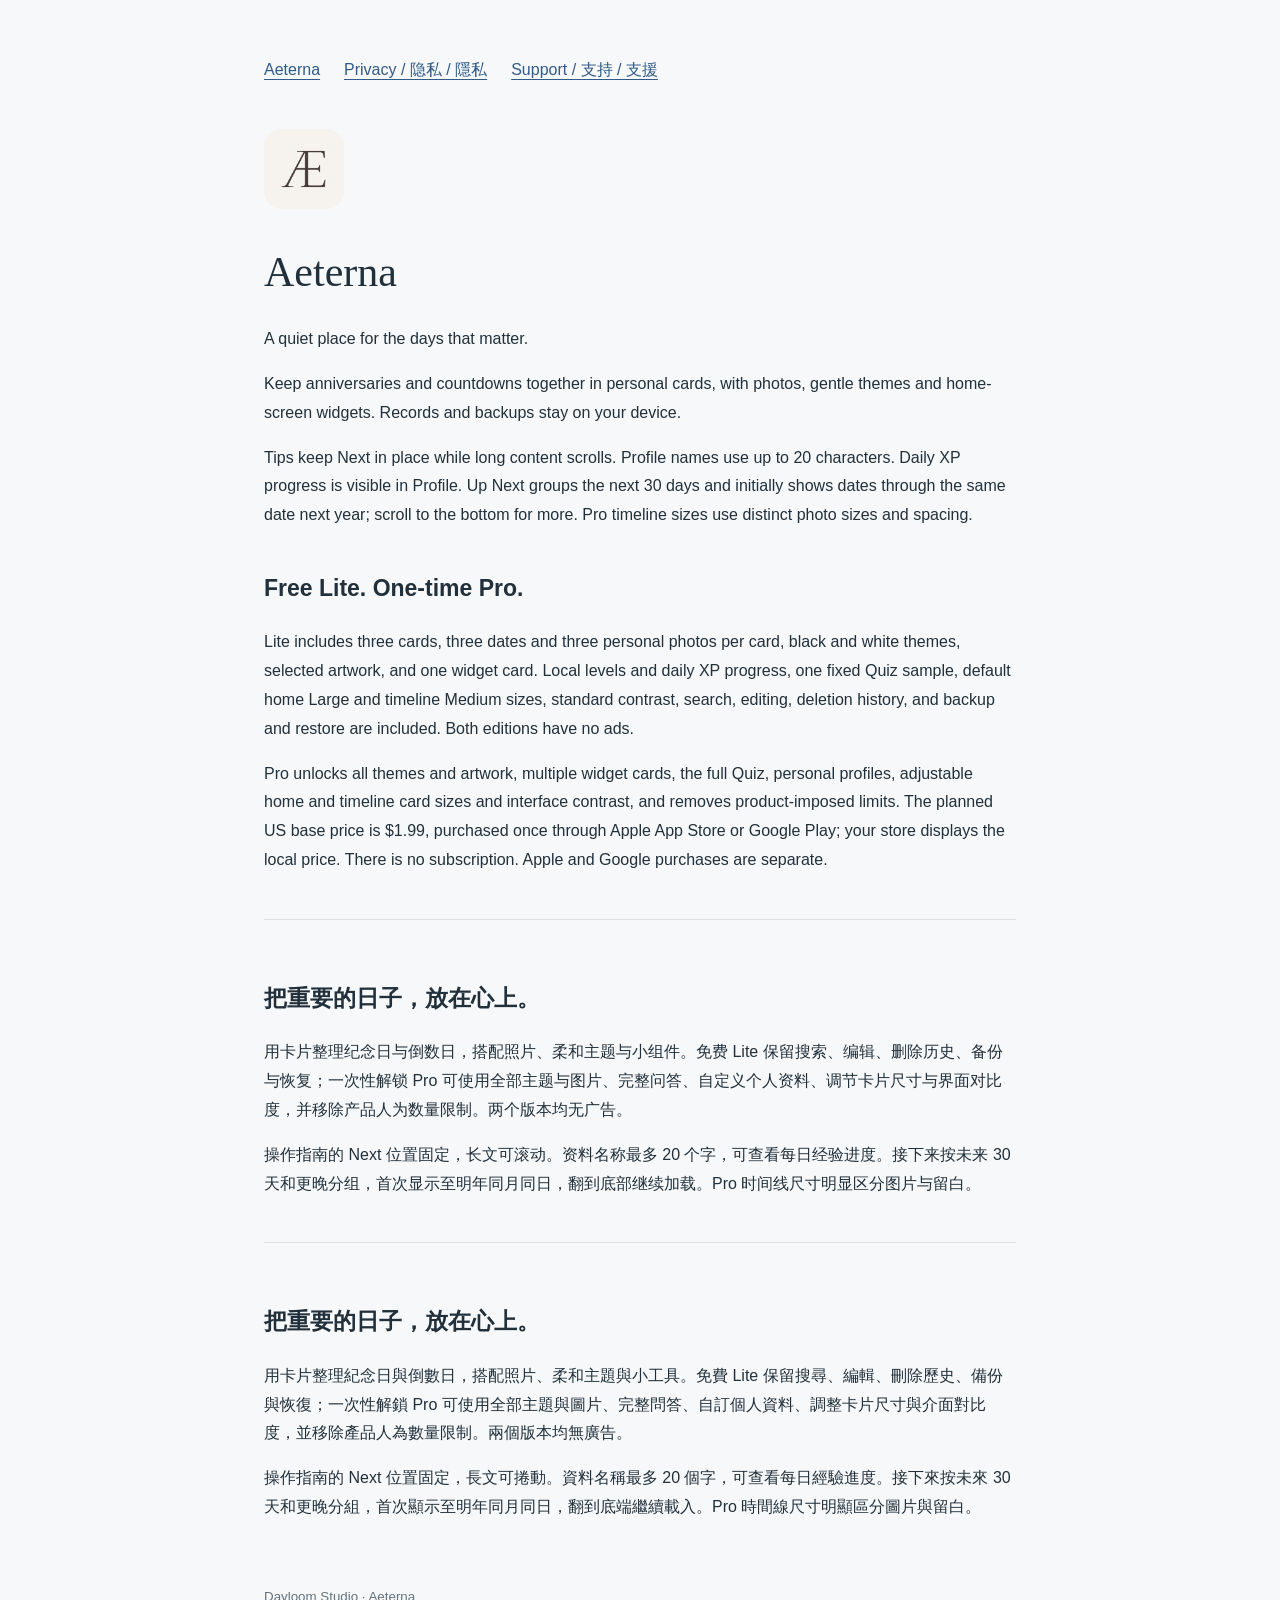
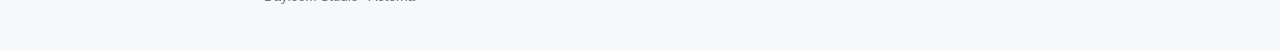
<file: index.html>
<!doctype html><html lang="en"><head><meta charset="utf-8"><meta name="viewport" content="width=device-width,initial-scale=1"><title>Aeterna · Dayloom Studio</title><meta name="description" content="A quiet place for meaningful days. Personal cards, anniversaries, countdowns and widgets."><link rel="stylesheet" href="site/site.css"></head><body><nav><a href="index.html">Aeterna</a><a href="privacy.html">Privacy / 隐私 / 隱私</a><a href="support.html">Support / 支持 / 支援</a></nav><img src="site/app-icon.png" width="80" height="80" alt="Aeterna app icon" style="border-radius:18px"><h1>Aeterna</h1><p>A quiet place for the days that matter.</p><p>Keep anniversaries and countdowns together in personal cards, with photos, gentle themes and home-screen widgets. Records and backups stay on your device.</p><p>Tips keep Next in place while long content scrolls. Profile names use up to 20 characters. Daily XP progress is visible in Profile. Up Next groups the next 30 days and initially shows dates through the same date next year; scroll to the bottom for more. Pro timeline sizes use distinct photo sizes and spacing.</p><h2>Free Lite. One-time Pro.</h2><p>Lite includes three cards, three dates and three personal photos per card, black and white themes, selected artwork, and one widget card. Local levels and daily XP progress, one fixed Quiz sample, default home Large and timeline Medium sizes, standard contrast, search, editing, deletion history, and backup and restore are included. Both editions have no ads.</p><p>Pro unlocks all themes and artwork, multiple widget cards, the full Quiz, personal profiles, adjustable home and timeline card sizes and interface contrast, and removes product-imposed limits. The planned US base price is $1.99, purchased once through Apple App Store or Google Play; your store displays the local price. There is no subscription. Apple and Google purchases are separate.</p><section lang="zh-Hans"><h2>把重要的日子，放在心上。</h2><p>用卡片整理纪念日与倒数日，搭配照片、柔和主题与小组件。免费 Lite 保留搜索、编辑、删除历史、备份与恢复；一次性解锁 Pro 可使用全部主题与图片、完整问答、自定义个人资料、调节卡片尺寸与界面对比度，并移除产品人为数量限制。两个版本均无广告。</p><p>操作指南的 Next 位置固定，长文可滚动。资料名称最多 20 个字，可查看每日经验进度。接下来按未来 30 天和更晚分组，首次显示至明年同月同日，翻到底部继续加载。Pro 时间线尺寸明显区分图片与留白。</p></section><section lang="zh-Hant"><h2>把重要的日子，放在心上。</h2><p>用卡片整理紀念日與倒數日，搭配照片、柔和主題與小工具。免費 Lite 保留搜尋、編輯、刪除歷史、備份與恢復；一次性解鎖 Pro 可使用全部主題與圖片、完整問答、自訂個人資料、調整卡片尺寸與介面對比度，並移除產品人為數量限制。兩個版本均無廣告。</p><p>操作指南的 Next 位置固定，長文可捲動。資料名稱最多 20 個字，可查看每日經驗進度。接下來按未來 30 天和更晚分組，首次顯示至明年同月同日，翻到底端繼續載入。Pro 時間線尺寸明顯區分圖片與留白。</p></section><footer><small>Dayloom Studio · Aeterna</small></footer></body></html>
</file>
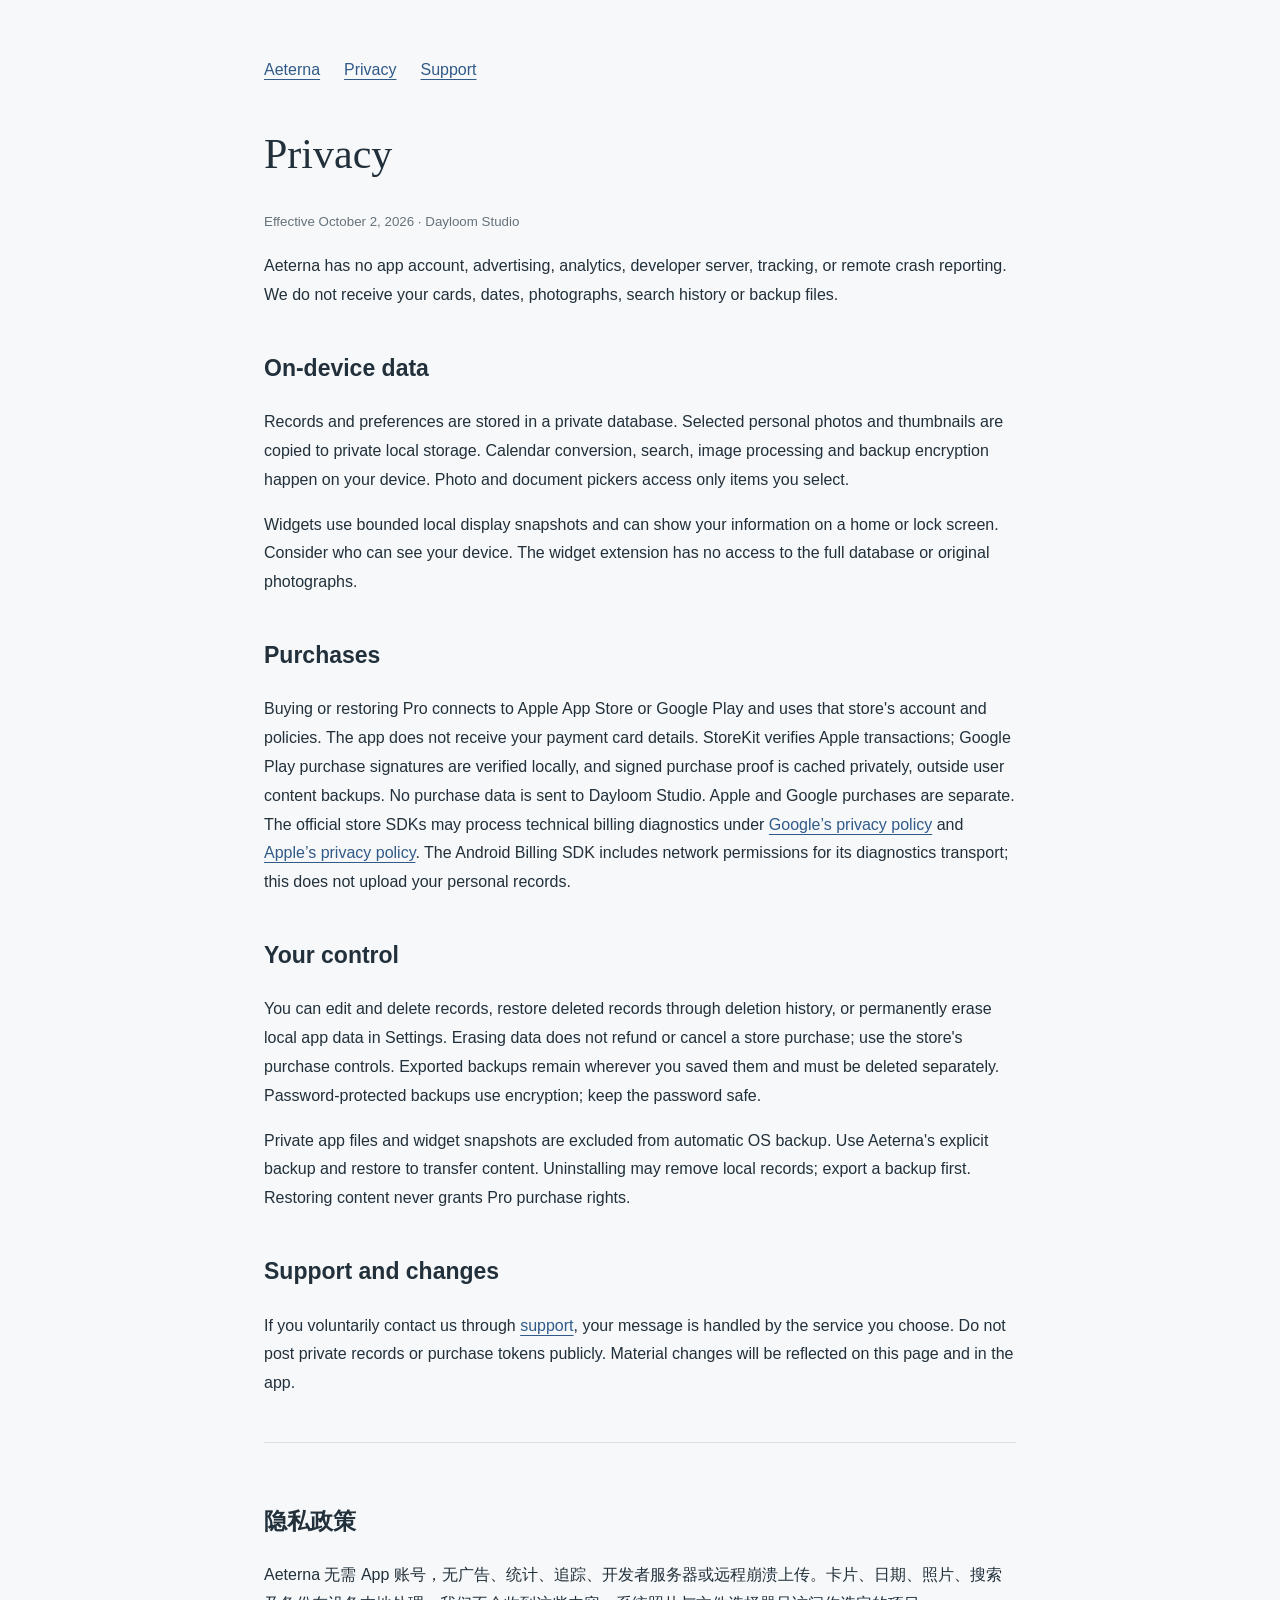
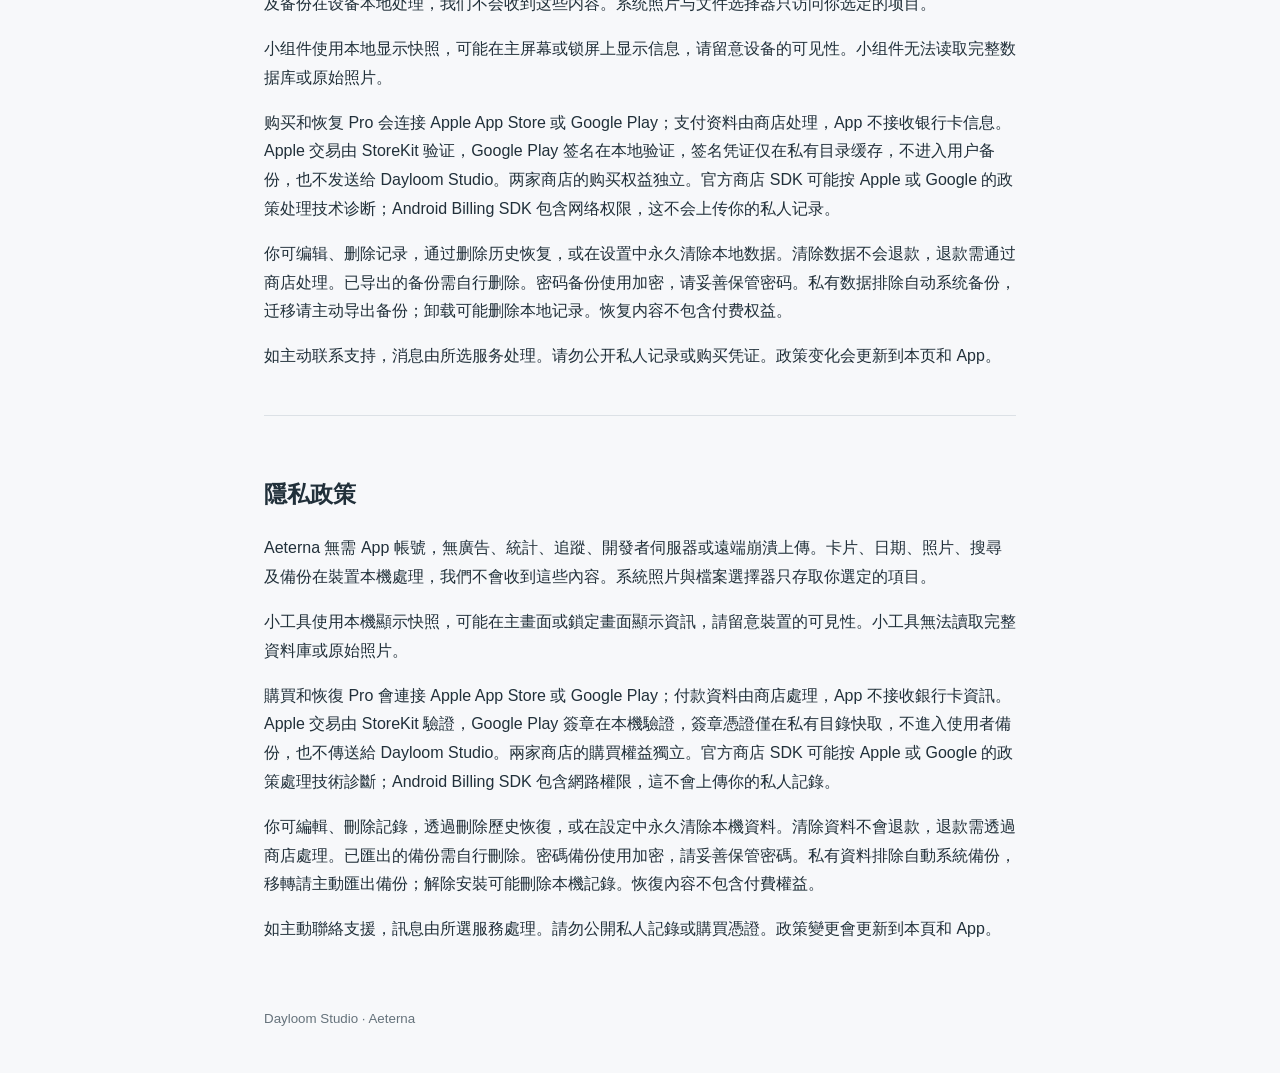
<file: privacy.html>
<!doctype html><html lang="en"><head><meta charset="utf-8"><meta name="viewport" content="width=device-width,initial-scale=1"><title>Aeterna Privacy · Dayloom Studio</title><link rel="stylesheet" href="site/site.css"></head><body><nav><a href="index.html">Aeterna</a><a href="privacy.html">Privacy</a><a href="support.html">Support</a></nav><h1>Privacy</h1><small>Effective October 2, 2026 · Dayloom Studio</small><p>Aeterna has no app account, advertising, analytics, developer server, tracking, or remote crash reporting. We do not receive your cards, dates, photographs, search history or backup files.</p><h2>On-device data</h2><p>Records and preferences are stored in a private database. Selected personal photos and thumbnails are copied to private local storage. Calendar conversion, search, image processing and backup encryption happen on your device. Photo and document pickers access only items you select.</p><p>Widgets use bounded local display snapshots and can show your information on a home or lock screen. Consider who can see your device. The widget extension has no access to the full database or original photographs.</p><h2>Purchases</h2><p>Buying or restoring Pro connects to Apple App Store or Google Play and uses that store's account and policies. The app does not receive your payment card details. StoreKit verifies Apple transactions; Google Play purchase signatures are verified locally, and signed purchase proof is cached privately, outside user content backups. No purchase data is sent to Dayloom Studio. Apple and Google purchases are separate. The official store SDKs may process technical billing diagnostics under <a href="https://policies.google.com/privacy">Google’s privacy policy</a> and <a href="https://www.apple.com/legal/privacy/">Apple’s privacy policy</a>. The Android Billing SDK includes network permissions for its diagnostics transport; this does not upload your personal records.</p><h2>Your control</h2><p>You can edit and delete records, restore deleted records through deletion history, or permanently erase local app data in Settings. Erasing data does not refund or cancel a store purchase; use the store's purchase controls. Exported backups remain wherever you saved them and must be deleted separately. Password-protected backups use encryption; keep the password safe.</p><p>Private app files and widget snapshots are excluded from automatic OS backup. Use Aeterna's explicit backup and restore to transfer content. Uninstalling may remove local records; export a backup first. Restoring content never grants Pro purchase rights.</p><h2>Support and changes</h2><p>If you voluntarily contact us through <a href="support.html">support</a>, your message is handled by the service you choose. Do not post private records or purchase tokens publicly. Material changes will be reflected on this page and in the app.</p><section lang="zh-Hans"><h2>隐私政策</h2><p>Aeterna 无需 App 账号，无广告、统计、追踪、开发者服务器或远程崩溃上传。卡片、日期、照片、搜索及备份在设备本地处理，我们不会收到这些内容。系统照片与文件选择器只访问你选定的项目。</p><p>小组件使用本地显示快照，可能在主屏幕或锁屏上显示信息，请留意设备的可见性。小组件无法读取完整数据库或原始照片。</p><p>购买和恢复 Pro 会连接 Apple App Store 或 Google Play；支付资料由商店处理，App 不接收银行卡信息。Apple 交易由 StoreKit 验证，Google Play 签名在本地验证，签名凭证仅在私有目录缓存，不进入用户备份，也不发送给 Dayloom Studio。两家商店的购买权益独立。官方商店 SDK 可能按 Apple 或 Google 的政策处理技术诊断；Android Billing SDK 包含网络权限，这不会上传你的私人记录。</p><p>你可编辑、删除记录，通过删除历史恢复，或在设置中永久清除本地数据。清除数据不会退款，退款需通过商店处理。已导出的备份需自行删除。密码备份使用加密，请妥善保管密码。私有数据排除自动系统备份，迁移请主动导出备份；卸载可能删除本地记录。恢复内容不包含付费权益。</p><p>如主动联系支持，消息由所选服务处理。请勿公开私人记录或购买凭证。政策变化会更新到本页和 App。</p></section><section lang="zh-Hant"><h2>隱私政策</h2><p>Aeterna 無需 App 帳號，無廣告、統計、追蹤、開發者伺服器或遠端崩潰上傳。卡片、日期、照片、搜尋及備份在裝置本機處理，我們不會收到這些內容。系統照片與檔案選擇器只存取你選定的項目。</p><p>小工具使用本機顯示快照，可能在主畫面或鎖定畫面顯示資訊，請留意裝置的可見性。小工具無法讀取完整資料庫或原始照片。</p><p>購買和恢復 Pro 會連接 Apple App Store 或 Google Play；付款資料由商店處理，App 不接收銀行卡資訊。Apple 交易由 StoreKit 驗證，Google Play 簽章在本機驗證，簽章憑證僅在私有目錄快取，不進入使用者備份，也不傳送給 Dayloom Studio。兩家商店的購買權益獨立。官方商店 SDK 可能按 Apple 或 Google 的政策處理技術診斷；Android Billing SDK 包含網路權限，這不會上傳你的私人記錄。</p><p>你可編輯、刪除記錄，透過刪除歷史恢復，或在設定中永久清除本機資料。清除資料不會退款，退款需透過商店處理。已匯出的備份需自行刪除。密碼備份使用加密，請妥善保管密碼。私有資料排除自動系統備份，移轉請主動匯出備份；解除安裝可能刪除本機記錄。恢復內容不包含付費權益。</p><p>如主動聯絡支援，訊息由所選服務處理。請勿公開私人記錄或購買憑證。政策變更會更新到本頁和 App。</p></section><footer><small>Dayloom Studio · Aeterna</small></footer></body></html>
</file>
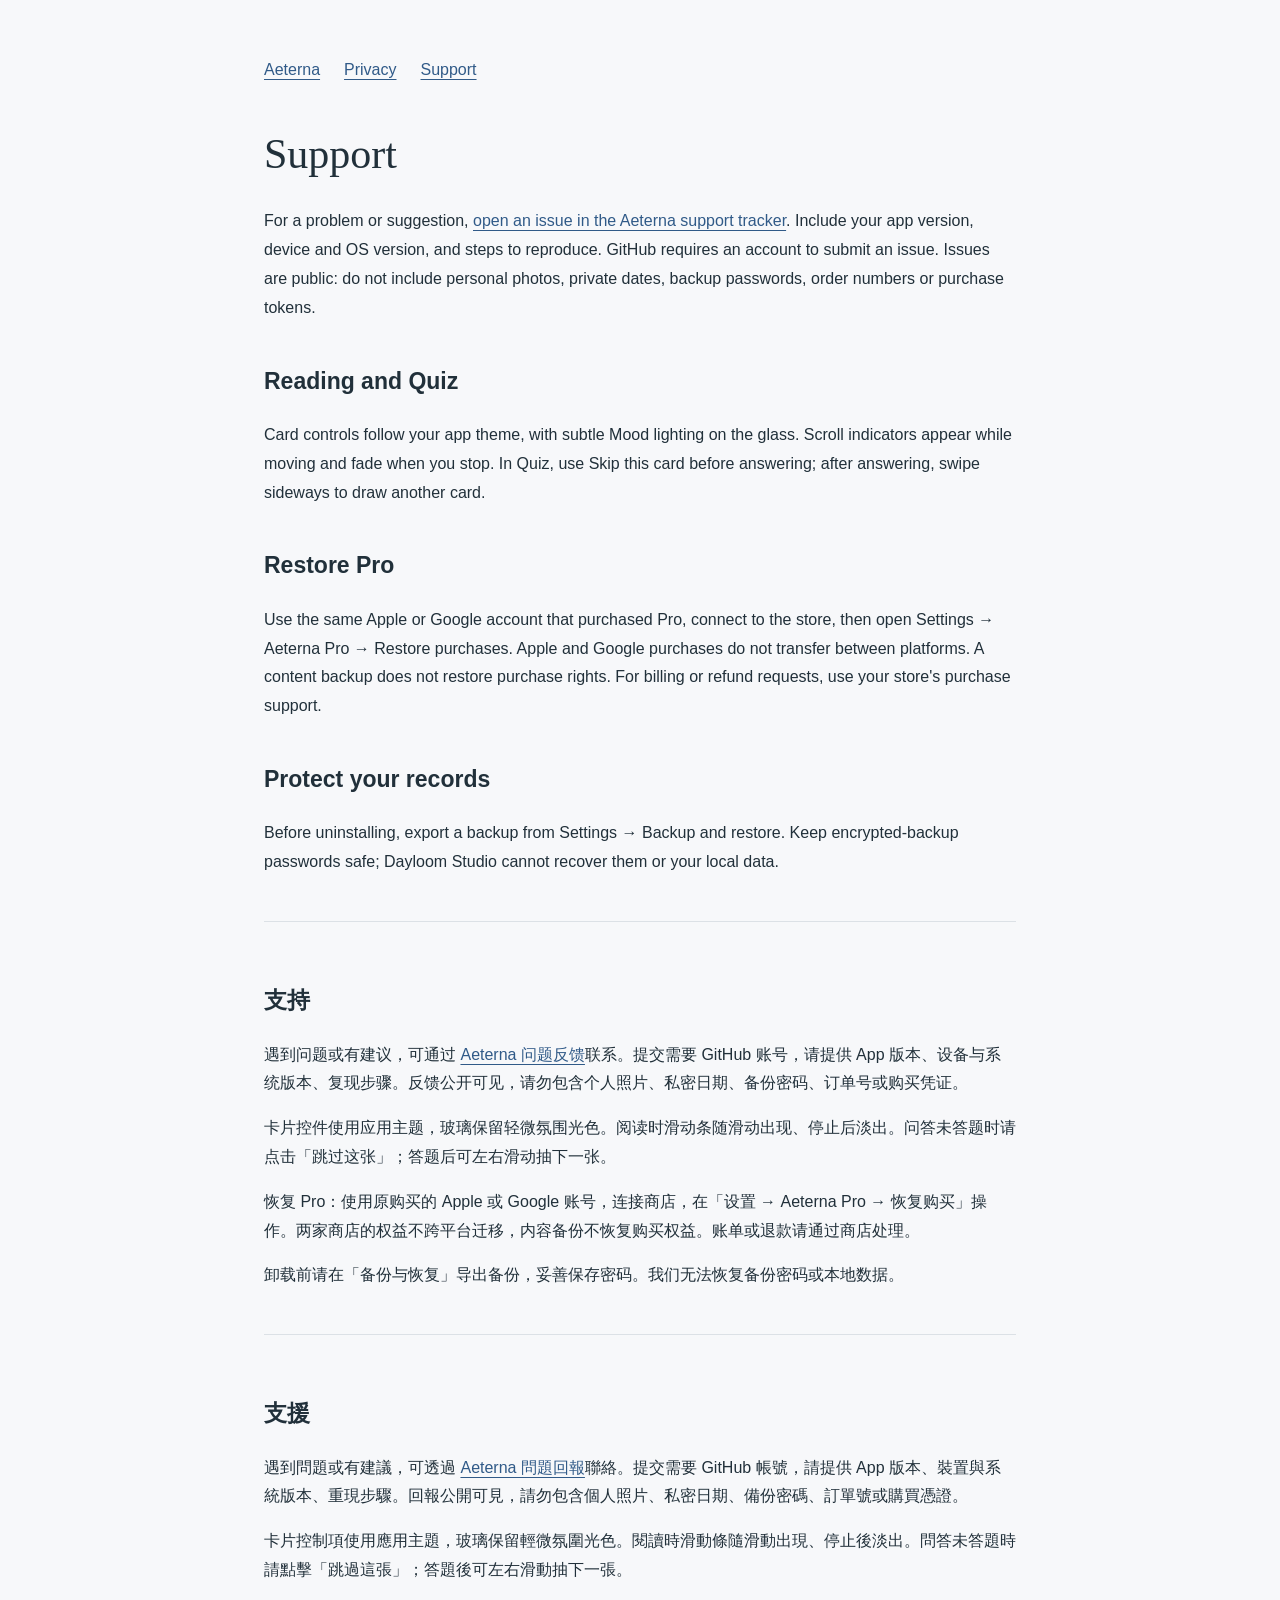
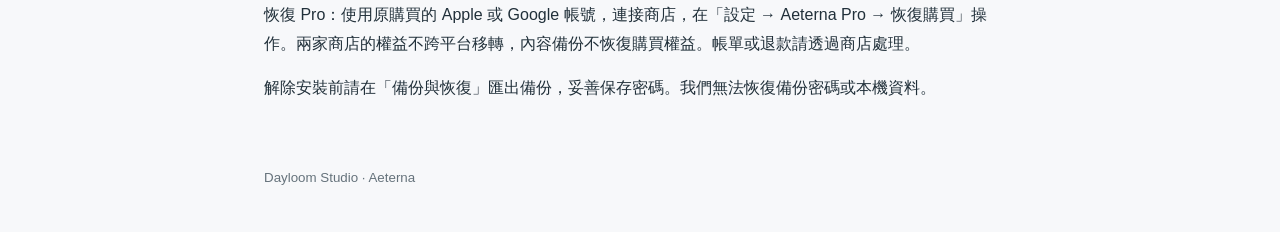
<file: support.html>
<!doctype html><html lang="en"><head><meta charset="utf-8"><meta name="viewport" content="width=device-width,initial-scale=1"><title>Aeterna Support · Dayloom Studio</title><link rel="stylesheet" href="site/site.css"></head><body><nav><a href="index.html">Aeterna</a><a href="privacy.html">Privacy</a><a href="support.html">Support</a></nav><h1>Support</h1><p>For a problem or suggestion, <a href="https://github.com/zouhaofan/aeterna-support/issues/new">open an issue in the Aeterna support tracker</a>. Include your app version, device and OS version, and steps to reproduce. GitHub requires an account to submit an issue. Issues are public: do not include personal photos, private dates, backup passwords, order numbers or purchase tokens.</p><h2>Reading and Quiz</h2><p>Card controls follow your app theme, with subtle Mood lighting on the glass. Scroll indicators appear while moving and fade when you stop. In Quiz, use Skip this card before answering; after answering, swipe sideways to draw another card.</p><h2>Restore Pro</h2><p>Use the same Apple or Google account that purchased Pro, connect to the store, then open Settings → Aeterna Pro → Restore purchases. Apple and Google purchases do not transfer between platforms. A content backup does not restore purchase rights. For billing or refund requests, use your store's purchase support.</p><h2>Protect your records</h2><p>Before uninstalling, export a backup from Settings → Backup and restore. Keep encrypted-backup passwords safe; Dayloom Studio cannot recover them or your local data.</p><section lang="zh-Hans"><h2>支持</h2><p>遇到问题或有建议，可通过 <a href="https://github.com/zouhaofan/aeterna-support/issues/new">Aeterna 问题反馈</a>联系。提交需要 GitHub 账号，请提供 App 版本、设备与系统版本、复现步骤。反馈公开可见，请勿包含个人照片、私密日期、备份密码、订单号或购买凭证。</p><p>卡片控件使用应用主题，玻璃保留轻微氛围光色。阅读时滑动条随滑动出现、停止后淡出。问答未答题时请点击「跳过这张」；答题后可左右滑动抽下一张。</p><p>恢复 Pro：使用原购买的 Apple 或 Google 账号，连接商店，在「设置 → Aeterna Pro → 恢复购买」操作。两家商店的权益不跨平台迁移，内容备份不恢复购买权益。账单或退款请通过商店处理。</p><p>卸载前请在「备份与恢复」导出备份，妥善保存密码。我们无法恢复备份密码或本地数据。</p></section><section lang="zh-Hant"><h2>支援</h2><p>遇到問題或有建議，可透過 <a href="https://github.com/zouhaofan/aeterna-support/issues/new">Aeterna 問題回報</a>聯絡。提交需要 GitHub 帳號，請提供 App 版本、裝置與系統版本、重現步驟。回報公開可見，請勿包含個人照片、私密日期、備份密碼、訂單號或購買憑證。</p><p>卡片控制項使用應用主題，玻璃保留輕微氛圍光色。閱讀時滑動條隨滑動出現、停止後淡出。問答未答題時請點擊「跳過這張」；答題後可左右滑動抽下一張。</p><p>恢復 Pro：使用原購買的 Apple 或 Google 帳號，連接商店，在「設定 → Aeterna Pro → 恢復購買」操作。兩家商店的權益不跨平台移轉，內容備份不恢復購買權益。帳單或退款請透過商店處理。</p><p>解除安裝前請在「備份與恢復」匯出備份，妥善保存密碼。我們無法恢復備份密碼或本機資料。</p></section><footer><small>Dayloom Studio · Aeterna</small></footer></body></html>
</file>
<file: site/site.css>
:root{color-scheme:light dark;font-family:-apple-system,BlinkMacSystemFont,"Segoe UI",sans-serif;background:#f7f8fa;color:#21303a}*{box-sizing:border-box}body{max-width:800px;margin:auto;padding:56px 24px 40px;line-height:1.8}nav{display:flex;flex-wrap:wrap;gap:24px;margin-bottom:44px}a{color:#305a88;text-underline-offset:4px}h1{font-family:Georgia,serif;font-weight:400;font-size:42px;line-height:1.2}h2{font-size:23px;margin-top:38px}h3{font-size:18px}p{margin:16px 0}small{color:#65727b}section{margin-top:44px;padding-top:20px;border-top:1px solid #dce1e6}footer{margin-top:60px}ul{padding-left:22px}@media(prefers-color-scheme:dark){:root{background:#161d26;color:#e8edf2}a{color:#a5c5ed}small{color:#a8b4bf}section{border-color:#37424e}}
</file>
